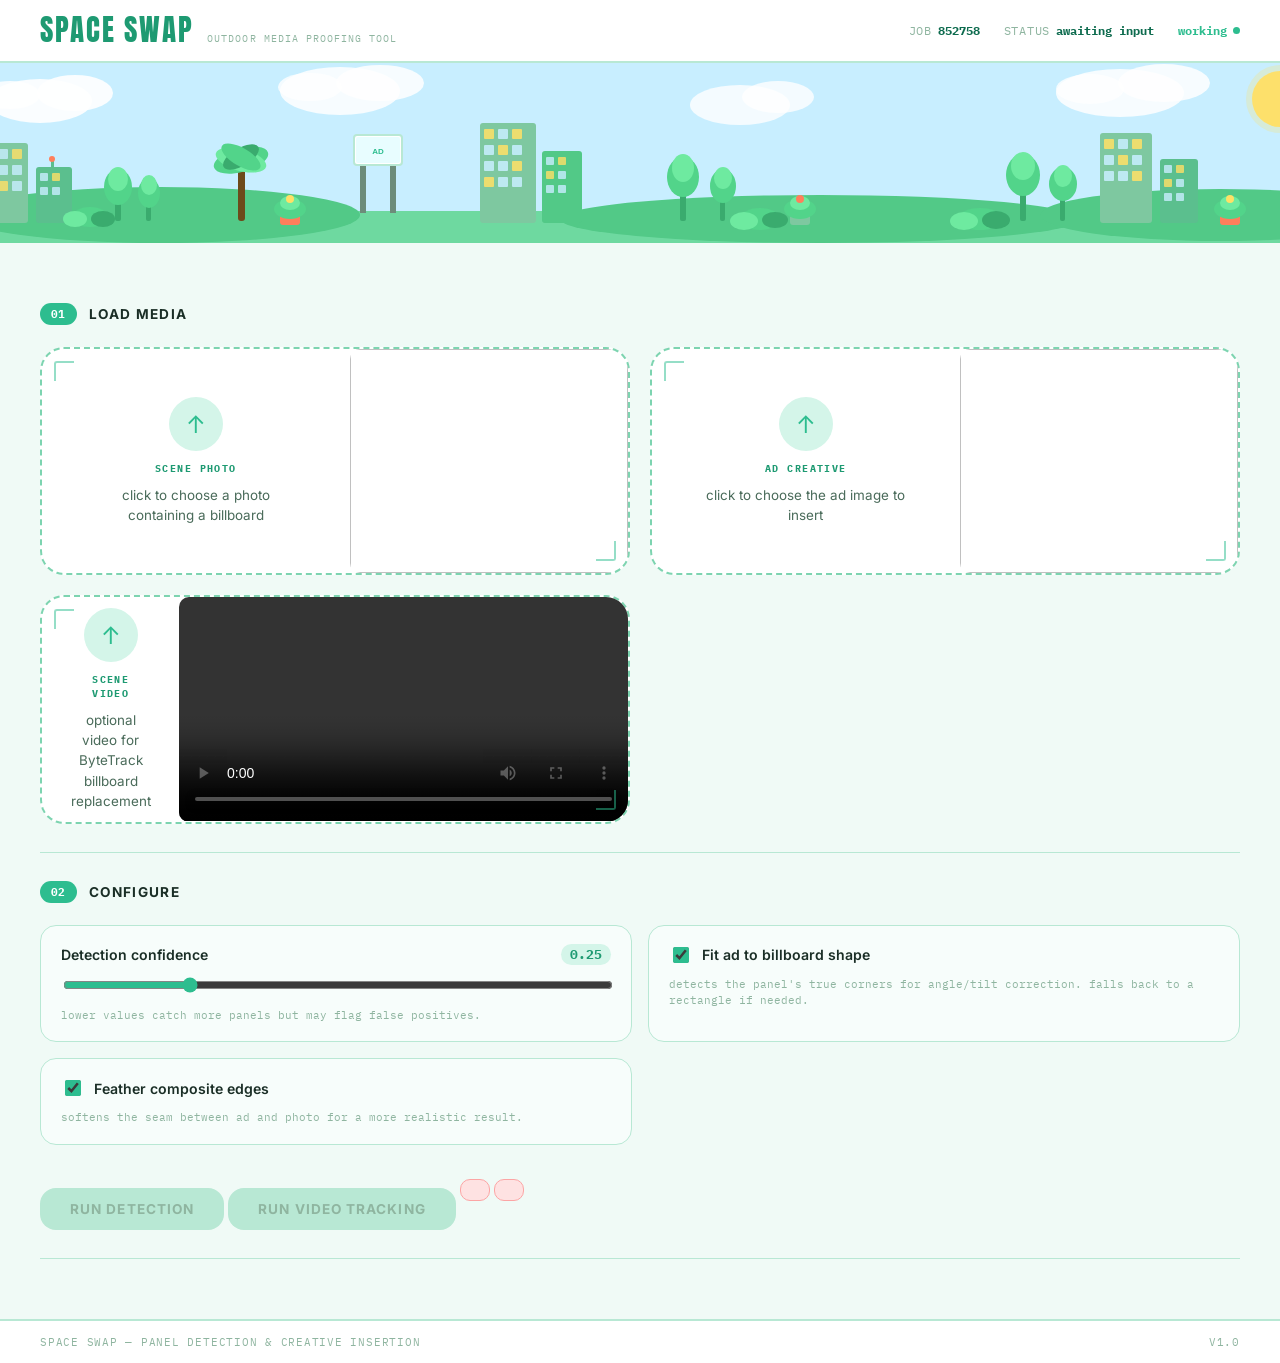
<file: static/index.html>
<!DOCTYPE html>
<html lang="en">
<head>
<meta charset="UTF-8" />
<meta name="viewport" content="width=device-width, initial-scale=1.0" />
<title>Space Swap — Billboard Ad Replacement</title>
<link rel="preconnect" href="https://fonts.googleapis.com">
<link rel="preconnect" href="https://fonts.gstatic.com" crossorigin>
<link href="https://fonts.googleapis.com/css2?family=Anton&family=IBM+Plex+Mono:wght@400;500;600&family=Inter:wght@400;500;600;700&display=swap" rel="stylesheet">
<link rel="stylesheet" href="/static/style.css" />
</head>
<body>

<div class="ticket">

  <header class="ticket__head">
    <div class="ticket__brand">
      <span class="ticket__wordmark">SPACE&nbsp;SWAP</span>
      <span class="ticket__sub">outdoor media proofing tool</span>
    </div>
    <div class="ticket__meta">
      <div><span class="k">job</span><span class="v" id="jobNo">—</span></div>
      <div><span class="k">status</span><span class="v" id="jobStatus">awaiting input</span></div>
      <span id="loadingIndicator" class="loading" hidden>working</span>
    </div>
  </header>

  <!-- 2D illustrated scene banner -->
  <div class="scene-banner">
    <svg viewBox="0 0 1440 180" xmlns="http://www.w3.org/2000/svg" preserveAspectRatio="xMidYMid slice" style="width:100%;height:100%;display:block;">
      <!-- Sky gradient -->
      <rect width="1440" height="180" fill="#c8eeff"/>
      <!-- Clouds -->
      <ellipse cx="120" cy="38" rx="52" ry="22" fill="#fff" opacity="0.9"/>
      <ellipse cx="155" cy="30" rx="38" ry="18" fill="#fff" opacity="0.9"/>
      <ellipse cx="90"  cy="32" rx="30" ry="14" fill="#fff" opacity="0.85"/>
      <ellipse cx="420" cy="28" rx="60" ry="24" fill="#fff" opacity="0.85"/>
      <ellipse cx="460" cy="20" rx="44" ry="18" fill="#fff" opacity="0.85"/>
      <ellipse cx="390" cy="24" rx="32" ry="14" fill="#fff" opacity="0.8"/>
      <ellipse cx="820" cy="42" rx="50" ry="20" fill="#fff" opacity="0.8"/>
      <ellipse cx="858" cy="34" rx="36" ry="16" fill="#fff" opacity="0.8"/>
      <ellipse cx="1200" cy="30" rx="64" ry="24" fill="#fff" opacity="0.85"/>
      <ellipse cx="1244" cy="20" rx="46" ry="19" fill="#fff" opacity="0.85"/>
      <ellipse cx="1170" cy="26" rx="34" ry="15" fill="#fff" opacity="0.8"/>
      <!-- Sun -->
      <circle cx="1360" cy="36" r="28" fill="#ffe066" opacity="0.95"/>
      <circle cx="1360" cy="36" r="34" fill="#ffe066" opacity="0.25"/>

      <!-- Ground / grass strip -->
      <rect y="148" width="1440" height="32" fill="#6ed9a0"/>
      <!-- Ground hills -->
      <ellipse cx="240" cy="152" rx="200" ry="28" fill="#52c987"/>
      <ellipse cx="900" cy="156" rx="260" ry="24" fill="#52c987"/>
      <ellipse cx="1300" cy="152" rx="180" ry="26" fill="#52c987"/>

      <!-- ===== BUILDINGS ===== -->
      <!-- Tall building left -->
      <rect x="60" y="80" width="48" height="80" rx="3" fill="#7ec8a0"/>
      <rect x="64" y="86" width="10" height="10" rx="1" fill="#c8eeff" opacity="0.8"/>
      <rect x="78" y="86" width="10" height="10" rx="1" fill="#c8eeff" opacity="0.8"/>
      <rect x="92" y="86" width="10" height="10" rx="1" fill="#ffe066" opacity="0.8"/>
      <rect x="64" y="102" width="10" height="10" rx="1" fill="#ffe066" opacity="0.8"/>
      <rect x="78" y="102" width="10" height="10" rx="1" fill="#c8eeff" opacity="0.8"/>
      <rect x="92" y="102" width="10" height="10" rx="1" fill="#c8eeff" opacity="0.8"/>
      <rect x="64" y="118" width="10" height="10" rx="1" fill="#c8eeff" opacity="0.8"/>
      <rect x="78" y="118" width="10" height="10" rx="1" fill="#ffe066" opacity="0.8"/>
      <rect x="92" y="118" width="10" height="10" rx="1" fill="#c8eeff" opacity="0.8"/>

      <!-- Shorter building left -->
      <rect x="116" y="104" width="36" height="56" rx="3" fill="#5bbf8e"/>
      <rect x="120" y="110" width="8" height="8" rx="1" fill="#c8eeff" opacity="0.8"/>
      <rect x="132" y="110" width="8" height="8" rx="1" fill="#ffe066" opacity="0.8"/>
      <rect x="120" y="124" width="8" height="8" rx="1" fill="#c8eeff" opacity="0.8"/>
      <rect x="132" y="124" width="8" height="8" rx="1" fill="#c8eeff" opacity="0.8"/>
      <!-- Rooftop antenna -->
      <rect x="131" y="97" width="3" height="8" fill="#5bbf8e"/>
      <circle cx="132" cy="96" r="3" fill="#ff7f5c"/>

      <!-- Mid buildings group -->
      <rect x="560" y="60" width="56" height="100" rx="3" fill="#7ec8a0"/>
      <rect x="564" y="66" width="10" height="10" rx="1" fill="#ffe066" opacity="0.85"/>
      <rect x="578" y="66" width="10" height="10" rx="1" fill="#c8eeff" opacity="0.85"/>
      <rect x="592" y="66" width="10" height="10" rx="1" fill="#ffe066" opacity="0.85"/>
      <rect x="564" y="82" width="10" height="10" rx="1" fill="#c8eeff" opacity="0.85"/>
      <rect x="578" y="82" width="10" height="10" rx="1" fill="#ffe066" opacity="0.85"/>
      <rect x="592" y="82" width="10" height="10" rx="1" fill="#c8eeff" opacity="0.85"/>
      <rect x="564" y="98" width="10" height="10" rx="1" fill="#c8eeff" opacity="0.85"/>
      <rect x="578" y="98" width="10" height="10" rx="1" fill="#c8eeff" opacity="0.85"/>
      <rect x="592" y="98" width="10" height="10" rx="1" fill="#ffe066" opacity="0.85"/>
      <rect x="564" y="114" width="10" height="10" rx="1" fill="#ffe066" opacity="0.85"/>
      <rect x="578" y="114" width="10" height="10" rx="1" fill="#c8eeff" opacity="0.85"/>
      <rect x="592" y="114" width="10" height="10" rx="1" fill="#c8eeff" opacity="0.85"/>

      <rect x="622" y="88" width="40" height="72" rx="3" fill="#52c987"/>
      <rect x="626" y="94" width="8" height="8" rx="1" fill="#c8eeff" opacity="0.8"/>
      <rect x="638" y="94" width="8" height="8" rx="1" fill="#ffe066" opacity="0.8"/>
      <rect x="626" y="108" width="8" height="8" rx="1" fill="#ffe066" opacity="0.8"/>
      <rect x="638" y="108" width="8" height="8" rx="1" fill="#c8eeff" opacity="0.8"/>
      <rect x="626" y="122" width="8" height="8" rx="1" fill="#c8eeff" opacity="0.8"/>
      <rect x="638" y="122" width="8" height="8" rx="1" fill="#c8eeff" opacity="0.8"/>

      <!-- Right buildings -->
      <rect x="1180" y="70" width="52" height="90" rx="3" fill="#7ec8a0"/>
      <rect x="1184" y="76" width="10" height="10" rx="1" fill="#ffe066" opacity="0.85"/>
      <rect x="1198" y="76" width="10" height="10" rx="1" fill="#c8eeff" opacity="0.85"/>
      <rect x="1212" y="76" width="10" height="10" rx="1" fill="#ffe066" opacity="0.85"/>
      <rect x="1184" y="92" width="10" height="10" rx="1" fill="#c8eeff" opacity="0.85"/>
      <rect x="1198" y="92" width="10" height="10" rx="1" fill="#ffe066" opacity="0.85"/>
      <rect x="1212" y="92" width="10" height="10" rx="1" fill="#c8eeff" opacity="0.85"/>
      <rect x="1184" y="108" width="10" height="10" rx="1" fill="#c8eeff" opacity="0.85"/>
      <rect x="1198" y="108" width="10" height="10" rx="1" fill="#c8eeff" opacity="0.85"/>
      <rect x="1212" y="108" width="10" height="10" rx="1" fill="#ffe066" opacity="0.85"/>

      <rect x="1240" y="96" width="38" height="64" rx="3" fill="#5bbf8e"/>
      <rect x="1244" y="102" width="8" height="8" rx="1" fill="#c8eeff" opacity="0.8"/>
      <rect x="1256" y="102" width="8" height="8" rx="1" fill="#ffe066" opacity="0.8"/>
      <rect x="1244" y="116" width="8" height="8" rx="1" fill="#ffe066" opacity="0.8"/>
      <rect x="1256" y="116" width="8" height="8" rx="1" fill="#c8eeff" opacity="0.8"/>
      <rect x="1244" y="130" width="8" height="8" rx="1" fill="#c8eeff" opacity="0.8"/>
      <rect x="1256" y="130" width="8" height="8" rx="1" fill="#c8eeff" opacity="0.8"/>

      <!-- ===== TREES / PLANTS ===== -->
      <!-- Left trees -->
      <rect x="195" y="130" width="6" height="28" rx="2" fill="#3aab6e"/>
      <ellipse cx="198" cy="124" rx="14" ry="18" fill="#52d48a"/>
      <ellipse cx="198" cy="116" rx="10" ry="12" fill="#6eeaa0"/>

      <rect x="226" y="136" width="5" height="22" rx="2" fill="#3aab6e"/>
      <ellipse cx="229" cy="130" rx="11" ry="15" fill="#52d48a"/>
      <ellipse cx="229" cy="122" rx="8" ry="10" fill="#6eeaa0"/>

      <!-- Bush left -->
      <ellipse cx="170" cy="154" rx="18" ry="10" fill="#52d48a"/>
      <ellipse cx="155" cy="156" rx="12" ry="8" fill="#6eeaa0"/>
      <ellipse cx="183" cy="156" rx="12" ry="8" fill="#3aab6e"/>

      <!-- Tall palm mid-left -->
      <rect x="318" y="100" width="7" height="58" rx="3" fill="#6d4a1a"/>
      <ellipse cx="321" cy="97" rx="28" ry="12" fill="#52d48a" transform="rotate(-15,321,97)"/>
      <ellipse cx="321" cy="97" rx="26" ry="11" fill="#6eeaa0" transform="rotate(15,321,97)"/>
      <ellipse cx="321" cy="94" rx="20" ry="9" fill="#3aab6e" transform="rotate(-30,321,94)"/>
      <ellipse cx="321" cy="94" rx="22" ry="9" fill="#52d48a" transform="rotate(30,321,94)"/>

      <!-- Flower pot left -->
      <rect x="360" y="148" width="20" height="14" rx="3" fill="#ff7f5c"/>
      <ellipse cx="370" cy="146" rx="16" ry="10" fill="#52d48a"/>
      <ellipse cx="370" cy="140" rx="10" ry="7" fill="#6eeaa0"/>
      <circle cx="370" cy="136" r="4" fill="#ffe066"/>

      <!-- Trees mid right -->
      <rect x="760" y="120" width="6" height="38" rx="2" fill="#3aab6e"/>
      <ellipse cx="763" cy="114" rx="16" ry="20" fill="#52d48a"/>
      <ellipse cx="763" cy="105" rx="11" ry="14" fill="#6eeaa0"/>

      <rect x="800" y="128" width="5" height="30" rx="2" fill="#3aab6e"/>
      <ellipse cx="803" cy="123" rx="13" ry="17" fill="#52d48a"/>
      <ellipse cx="803" cy="115" rx="9" ry="11" fill="#6eeaa0"/>

      <!-- Bush mid -->
      <ellipse cx="840" cy="156" rx="20" ry="11" fill="#52d48a"/>
      <ellipse cx="824" cy="158" rx="14" ry="9" fill="#6eeaa0"/>
      <ellipse cx="855" cy="157" rx="13" ry="8" fill="#3aab6e"/>

      <!-- Flower pot mid -->
      <rect x="870" y="148" width="20" height="14" rx="3" fill="#7ec8a0"/>
      <ellipse cx="880" cy="146" rx="16" ry="10" fill="#52d48a"/>
      <ellipse cx="880" cy="140" rx="10" ry="7" fill="#6eeaa0"/>
      <circle cx="880" cy="136" r="4" fill="#ff7f5c"/>

      <!-- Right trees -->
      <rect x="1100" y="118" width="6" height="40" rx="2" fill="#3aab6e"/>
      <ellipse cx="1103" cy="112" rx="17" ry="21" fill="#52d48a"/>
      <ellipse cx="1103" cy="103" rx="12" ry="14" fill="#6eeaa0"/>

      <rect x="1140" y="126" width="5" height="32" rx="2" fill="#3aab6e"/>
      <ellipse cx="1143" cy="121" rx="14" ry="17" fill="#52d48a"/>
      <ellipse cx="1143" cy="113" rx="9" ry="11" fill="#6eeaa0"/>

      <!-- Bush right -->
      <ellipse cx="1060" cy="156" rx="22" ry="11" fill="#52d48a"/>
      <ellipse cx="1044" cy="158" rx="14" ry="9" fill="#6eeaa0"/>
      <ellipse cx="1076" cy="157" rx="14" ry="9" fill="#3aab6e"/>

      <!-- Flower pots right -->
      <rect x="1300" y="148" width="20" height="14" rx="3" fill="#ff7f5c"/>
      <ellipse cx="1310" cy="146" rx="16" ry="10" fill="#52d48a"/>
      <ellipse cx="1310" cy="140" rx="10" ry="7" fill="#6eeaa0"/>
      <circle cx="1310" cy="136" r="4" fill="#ffe066"/>

      <rect x="1380" y="148" width="20" height="14" rx="3" fill="#7ec8a0"/>
      <ellipse cx="1390" cy="146" rx="16" ry="10" fill="#52d48a"/>
      <ellipse cx="1390" cy="140" rx="10" ry="7" fill="#6eeaa0"/>
      <circle cx="1390" cy="136" r="4" fill="#ff7f5c"/>

      <!-- Billboard in scene (decorative) -->
      <rect x="440" y="90" width="6" height="60" fill="#6d8c7a"/>
      <rect x="470" y="90" width="6" height="60" fill="#6d8c7a"/>
      <rect x="434" y="72" width="48" height="30" rx="3" fill="#fff" stroke="#b8e8d4" stroke-width="2"/>
      <rect x="436" y="74" width="44" height="26" rx="2" fill="#e8fdff"/>
      <text x="458" y="91" font-size="8" fill="#2dbd8f" font-family="sans-serif" text-anchor="middle" font-weight="bold">AD</text>
    </svg>
  </div>

  <div class="ticket__body">

    <!-- STEP 1 -->
    <section class="panel">
      <h2 class="panel__title"><span class="eyebrow">01</span> Load Media</h2>
      <div class="upload-row">
        <div class="frame" id="sceneFrame">
          <div class="frame__corners"></div>
          <label class="frame__drop" for="sceneInput">
            <span class="frame__label">scene photo</span>
            <span class="frame__hint">click to choose a photo containing a billboard</span>
          </label>
          <img id="scenePreview" class="frame__img" alt="" hidden />
          <input type="file" id="sceneInput" accept="image/png,image/jpeg" hidden />
        </div>
        <div class="frame" id="adFrame">
          <div class="frame__corners"></div>
          <label class="frame__drop" for="adInput">
            <span class="frame__label">ad creative</span>
            <span class="frame__hint">click to choose the ad image to insert</span>
          </label>
          <img id="adPreview" class="frame__img" alt="" hidden />
          <input type="file" id="adInput" accept="image/png,image/jpeg" hidden />
        </div>
        <div class="frame" id="videoFrame">
          <div class="frame__corners"></div>
          <label class="frame__drop" for="videoInput">
            <span class="frame__label">scene video</span>
            <span class="frame__hint">optional video for ByteTrack billboard replacement</span>
          </label>
          <video id="videoPreview" class="frame__img" controls hidden></video>
          <input type="file" id="videoInput" accept="video/mp4,video/quicktime,video/x-msvideo,video/webm,video/x-matroska" hidden />
        </div>
      </div>
    </section>

    <!-- STEP 2 -->
    <section class="panel">
      <h2 class="panel__title"><span class="eyebrow">02</span> Configure</h2>
      <div class="spec-grid">
        <div class="spec">
          <label for="confSlider">Detection confidence <span id="confVal" class="mono-val">0.25</span></label>
          <input type="range" id="confSlider" min="0.05" max="0.95" step="0.05" value="0.25" />
          <p class="spec__note">lower values catch more panels but may flag false positives.</p>
        </div>
        <div class="spec spec--toggle">
          <label>
            <input type="checkbox" id="fitShape" checked />
            <span>Fit ad to billboard shape</span>
          </label>
          <p class="spec__note">detects the panel's true corners for angle/tilt correction. falls back to a rectangle if needed.</p>
        </div>
        <div class="spec spec--toggle">
          <label>
            <input type="checkbox" id="blendEdges" checked />
            <span>Feather composite edges</span>
          </label>
          <p class="spec__note">softens the seam between ad and photo for a more realistic result.</p>
        </div>
      </div>
      <button id="detectBtn" class="btn btn--primary" disabled>Run Detection</button>
      <button id="videoBtn" class="btn btn--primary" disabled>Run Video Tracking</button>
      <p id="detectError" class="error" hidden></p>
      <p id="videoError" class="error" hidden></p>
    </section>

    <!-- STEP 3 -->
    <section class="panel" id="detectionsPanel" hidden>
      <h2 class="panel__title"><span class="eyebrow">03</span> Select Panel</h2>
      <div class="upload-row">
        <div class="frame frame--wide">
          <div class="frame__corners"></div>
          <img id="detectPreview" class="frame__img" alt="Detected billboards" />
        </div>
      </div>
      <div class="spec" style="margin-top:18px;">
        <label for="boxSelect">Detection to replace</label>
        <select id="boxSelect" class="select"></select>
        <p class="spec__note spec__note--flush">the proof below updates automatically when you change this.</p>
      </div>
      <p id="compositeError" class="error" hidden></p>
    </section>

    <!-- STEP 4 -->
    <section class="panel" id="resultPanel" hidden>
      <h2 class="panel__title"><span class="eyebrow">04</span> Proof</h2>
      <div class="result-row">
        <div class="frame">
          <div class="frame__corners"></div>
          <span class="frame__label frame__label--float">detection · warp shape</span>
          <img id="resultPreview" class="frame__img" alt="Detected region" />
        </div>
        <div class="frame frame--stamped">
          <div class="frame__corners"></div>
          <span class="frame__label frame__label--float">final composite</span>
          <img id="resultFinal" class="frame__img" alt="Final output" />
          <div class="stamp">PROOF</div>
        </div>
      </div>
      <p id="fallbackNote" class="note" hidden>couldn't find a clean 4-sided shape — used a straight rectangle instead.</p>
      <a id="downloadBtn" class="btn btn--primary" download="billboard_replaced.png" style="margin-top:20px;">Download Proof</a>
    </section>

    <!-- STEP 5 -->
    <section class="panel" id="videoResultPanel" hidden>
      <h2 class="panel__title"><span class="eyebrow">05</span> Video Proof</h2>
      <div class="upload-row">
        <div class="frame frame--wide">
          <div class="frame__corners"></div>
          <video id="videoResult" class="frame__img" controls></video>
        </div>
      </div>
      <p id="videoStats" class="spec__note spec__note--flush"></p>
      <a id="videoDownloadBtn" class="btn btn--primary" download="billboard_video.mp4" style="margin-top:20px;">Download Video Proof</a>
    </section>

  </div>

  <footer class="ticket__foot">
    <span>space swap — panel detection &amp; creative insertion</span>
    <span>v1.0</span>
  </footer>

</div>

<script src="/static/script.js"></script>
</body>
</html>
</file>
<file: static/style.css>
/* ---------------------------------------------------------------------
   Design tokens — Warm & Friendly · Mint Green + Sky + City
--------------------------------------------------------------------- */
:root {
  --sky:           #c8eeff;
  --sky-deep:      #a0d8f1;
  --bg:            #f0faf6;
  --bg-panel:      #ffffff;
  --bg-raised:     #f7fdfb;
  --bg-input:      #ffffff;
  --border:        #b8e8d4;
  --border-bright: #7dd4b0;

  --mint:          #2dbd8f;
  --mint-light:    #d4f5e9;
  --mint-dark:     #1e9a72;
  --mint-text:     #0d6b4e;

  --coral:         #ff7f5c;
  --coral-light:   #ffe8e1;
  --coral-text:    #c4400e;

  --warm:          #fff8f0;
  --amber:         #f59e0b;
  --amber-light:   #fef3c7;
  --amber-text:    #92400e;

  --text:          #1a2e26;
  --text-soft:     #4a6b5a;
  --text-muted:    #8fb5a0;

  --red-light:     #fee2e2;
  --red-text:      #991b1b;

  --font-display:  'Anton', sans-serif;
  --font-body:     'Inter', -apple-system, sans-serif;
  --font-mono:     'IBM Plex Mono', ui-monospace, monospace;

  --radius:        10px;
  --radius-sm:     5px;
  --radius-lg:     16px;
  --radius-xl:     24px;
}

* { box-sizing: border-box; }

html, body {
  margin: 0; padding: 0;
  background: var(--bg);
  color: var(--text);
  font-family: var(--font-body);
  min-height: 100vh;
}

@media (prefers-reduced-motion: reduce) {
  * { animation-duration: 0.001ms !important; transition-duration: 0.001ms !important; }
}

:focus-visible { outline: 2px solid var(--mint); outline-offset: 2px; }

/* ---------------------------------------------------------------------
   App shell
--------------------------------------------------------------------- */
.ticket {
  width: 100%;
  min-height: 100vh;
  display: flex;
  flex-direction: column;
}

/* ---------------------------------------------------------------------
   Hero banner — sky + city + plants illustration
--------------------------------------------------------------------- */
.ticket__head {
  position: sticky;
  top: 0;
  z-index: 100;
  background: var(--bg-panel);
  border-bottom: 2px solid var(--border);
  padding: 16px 40px;
  display: flex;
  justify-content: space-between;
  align-items: center;
  flex-wrap: wrap;
  gap: 12px;
}

.ticket__wordmark {
  font-family: var(--font-display);
  font-size: 1.8rem;
  letter-spacing: 0.06em;
  color: var(--mint-dark);
  line-height: 1;
}

.ticket__sub {
  font-family: var(--font-mono);
  font-size: 0.65rem;
  letter-spacing: 0.1em;
  text-transform: uppercase;
  color: var(--text-muted);
  margin-left: 14px;
}

.ticket__brand { display: flex; align-items: baseline; }

.ticket__meta {
  font-family: var(--font-mono);
  font-size: 0.75rem;
  display: flex; align-items: center; gap: 24px;
}
.ticket__meta .k { color: var(--text-muted); text-transform: uppercase; letter-spacing: 0.06em; margin-right: 6px; }
.ticket__meta .v { color: var(--mint-text); font-weight: 700; }

/* Scene banner */
.scene-banner {
  width: 100%;
  height: 180px;
  background: #c8eeff;
  position: relative;
  overflow: hidden;
  flex-shrink: 0;
}

/* ---------------------------------------------------------------------
   Body
--------------------------------------------------------------------- */
.ticket__body {
  flex: 1;
  padding: 32px 40px 60px;
  display: flex;
  flex-direction: column;
}

/* ---------------------------------------------------------------------
   Panels
--------------------------------------------------------------------- */
.panel {
  padding: 28px 0;
  border-bottom: 1px solid var(--border);
}
.panel:last-child { border-bottom: none; }

.panel__title {
  font-weight: 700;
  font-size: 0.85rem;
  text-transform: uppercase;
  letter-spacing: 0.1em;
  display: flex; align-items: center; gap: 12px;
  margin: 0 0 22px;
  color: var(--text);
}

.eyebrow {
  font-family: var(--font-mono);
  font-size: 0.7rem;
  color: #fff;
  background: var(--mint);
  padding: 4px 11px;
  border-radius: 20px;
  font-weight: 700;
  letter-spacing: 0.04em;
}

/* ---------------------------------------------------------------------
   Frames
--------------------------------------------------------------------- */
.upload-row, .result-row {
  display: grid;
  grid-template-columns: 1fr 1fr;
  gap: 20px;
}

@media (max-width: 700px) {
  .upload-row, .result-row { grid-template-columns: 1fr; }
  .ticket__head { padding: 14px 20px; }
  .ticket__body { padding: 20px 20px 40px; }
}

.frame {
  position: relative;
  background: var(--bg-panel);
  border: 2px dashed var(--border-bright);
  border-radius: var(--radius-xl);
  min-height: 220px;
  display: flex; align-items: center; justify-content: center;
  overflow: hidden;
  transition: border-color 0.2s, background 0.2s;
}
.frame:hover { border-color: var(--mint); background: var(--mint-light); }
.frame--wide { min-height: 280px; grid-column: 1/-1; border-style: solid; }

.frame__corners { position: absolute; inset: 0; pointer-events: none; z-index: 2; }
.frame__corners::before, .frame__corners::after {
  content: ''; position: absolute;
  width: 18px; height: 18px;
  border-color: var(--mint); border-style: solid; opacity: 0.5;
}
.frame__corners::before { top: 12px; left: 12px; border-width: 2px 0 0 2px; border-radius: 3px 0 0 0; }
.frame__corners::after  { bottom: 12px; right: 12px; border-width: 0 2px 2px 0; border-radius: 0 0 3px 0; }

.frame__drop {
  display: flex; flex-direction: column; align-items: center; gap: 10px;
  cursor: pointer; padding: 48px 28px; text-align: center; width: 100%;
}
.frame__drop::before {
  content: '↑';
  font-size: 1.5rem; color: var(--mint);
  width: 54px; height: 54px;
  background: var(--mint-light);
  border-radius: 50%;
  display: flex; align-items: center; justify-content: center;
}

.frame__label {
  font-family: var(--font-mono);
  font-size: 0.65rem; text-transform: uppercase; letter-spacing: 0.14em;
  color: var(--mint-dark); font-weight: 700;
}
.frame__label--float {
  position: absolute; top: 12px; left: 12px;
  background: var(--mint-light); color: var(--mint-text);
  padding: 3px 10px; border-radius: 20px;
  border: 1px solid var(--border-bright); z-index: 3;
  font-size: 0.62rem; font-family: var(--font-mono); text-transform: uppercase; letter-spacing: 0.1em;
}
.frame__hint { font-size: 0.84rem; color: var(--text-soft); max-width: 200px; line-height: 1.5; }
.frame__img { width: 100%; height: 100%; max-height: 460px; object-fit: contain; display: block; border-radius: var(--radius); }

.frame--stamped { position: relative; overflow: hidden; }
.stamp {
  position: absolute; bottom: 18px; right: 18px;
  font-family: var(--font-display); font-size: 1.2rem; letter-spacing: 0.14em;
  color: var(--mint-text); border: 2px solid var(--mint);
  background: var(--mint-light); padding: 4px 14px;
  border-radius: var(--radius-sm); transform: rotate(-6deg); opacity: 0.9;
  pointer-events: none;
}

/* ---------------------------------------------------------------------
   Spec controls
--------------------------------------------------------------------- */
.spec-grid { display: grid; grid-template-columns: 1fr 1fr; gap: 16px; margin-bottom: 22px; }
@media (max-width: 700px) { .spec-grid { grid-template-columns: 1fr; } }

.spec {
  background: var(--bg-raised);
  border: 1px solid var(--border);
  border-radius: var(--radius-lg);
  padding: 18px 20px;
  transition: border-color 0.2s;
}
.spec:focus-within { border-color: var(--mint); }

.spec label { display: flex; align-items: center; gap: 8px; font-size: 0.88rem; font-weight: 600; color: var(--text); cursor: pointer; }
.spec input[type="range"] { width: 100%; margin-top: 12px; accent-color: var(--mint); cursor: pointer; }

.mono-val {
  font-family: var(--font-mono); font-weight: 700; font-size: 0.8rem;
  color: var(--mint-dark); background: var(--mint-light);
  padding: 2px 9px; border-radius: 20px; margin-left: auto;
}

.spec--toggle label { font-weight: 600; gap: 10px; }
.spec--toggle input[type="checkbox"] { width: 16px; height: 16px; accent-color: var(--mint); cursor: pointer; flex-shrink: 0; }

.spec__note { font-family: var(--font-mono); font-size: 0.7rem; color: var(--text-muted); margin: 10px 0 0; line-height: 1.5; }
.spec__note--flush { margin-left: 0; }

.select {
  display: block; width: 100%; margin-top: 10px; padding: 10px 14px;
  font-family: var(--font-mono); font-size: 0.82rem;
  background: var(--bg-input); border: 1px solid var(--border-bright);
  border-radius: var(--radius); color: var(--text); cursor: pointer;
  transition: border-color 0.2s;
}
.select:hover, .select:focus { border-color: var(--mint); outline: none; }

/* ---------------------------------------------------------------------
   Buttons
--------------------------------------------------------------------- */
.btn {
  display: inline-flex; align-items: center; gap: 8px;
  font-family: var(--font-body); font-weight: 700; font-size: 0.85rem;
  text-transform: uppercase; letter-spacing: 0.08em;
  text-decoration: none; padding: 13px 30px;
  border: none; border-radius: var(--radius-lg);
  cursor: pointer; transition: background 0.18s, transform 0.1s;
}
.btn--primary { background: var(--mint); color: #fff; }
.btn--primary:hover { background: var(--mint-dark); transform: translateY(-2px); }
.btn--primary:active { transform: translateY(0); }
.btn:disabled { background: var(--border); color: var(--text-muted); cursor: not-allowed; transform: none; }

/* ---------------------------------------------------------------------
   Feedback
--------------------------------------------------------------------- */
.error {
  font-family: var(--font-mono); font-size: 0.78rem; color: var(--red-text);
  margin-top: 12px; padding: 10px 14px;
  background: var(--red-light); border: 1px solid #fca5a5;
  border-radius: var(--radius); display: inline-block;
}
.note {
  font-family: var(--font-mono); font-size: 0.75rem;
  color: var(--amber-text); background: var(--amber-light);
  border: 1px solid #fcd34d; display: inline-block;
  padding: 7px 12px; margin-top: 14px; border-radius: var(--radius-sm);
}

/* ---------------------------------------------------------------------
   Footer
--------------------------------------------------------------------- */
.ticket__foot {
  padding: 14px 40px;
  background: var(--bg-panel);
  border-top: 2px solid var(--border);
  display: flex; justify-content: space-between; align-items: center;
  font-family: var(--font-mono); font-size: 0.68rem;
  color: var(--text-muted); text-transform: uppercase; letter-spacing: 0.07em;
}
.loading { color: var(--mint); display: flex; align-items: center; gap: 6px; font-weight: 700; }
.loading::after {
  content: ''; display: inline-block; width: 7px; height: 7px;
  background: var(--mint); border-radius: 50%;
  animation: pulse 1s ease-in-out infinite;
}
@keyframes pulse { 0%,100%{opacity:.2;transform:scale(.8)} 50%{opacity:1;transform:scale(1.2)} }
</file>
